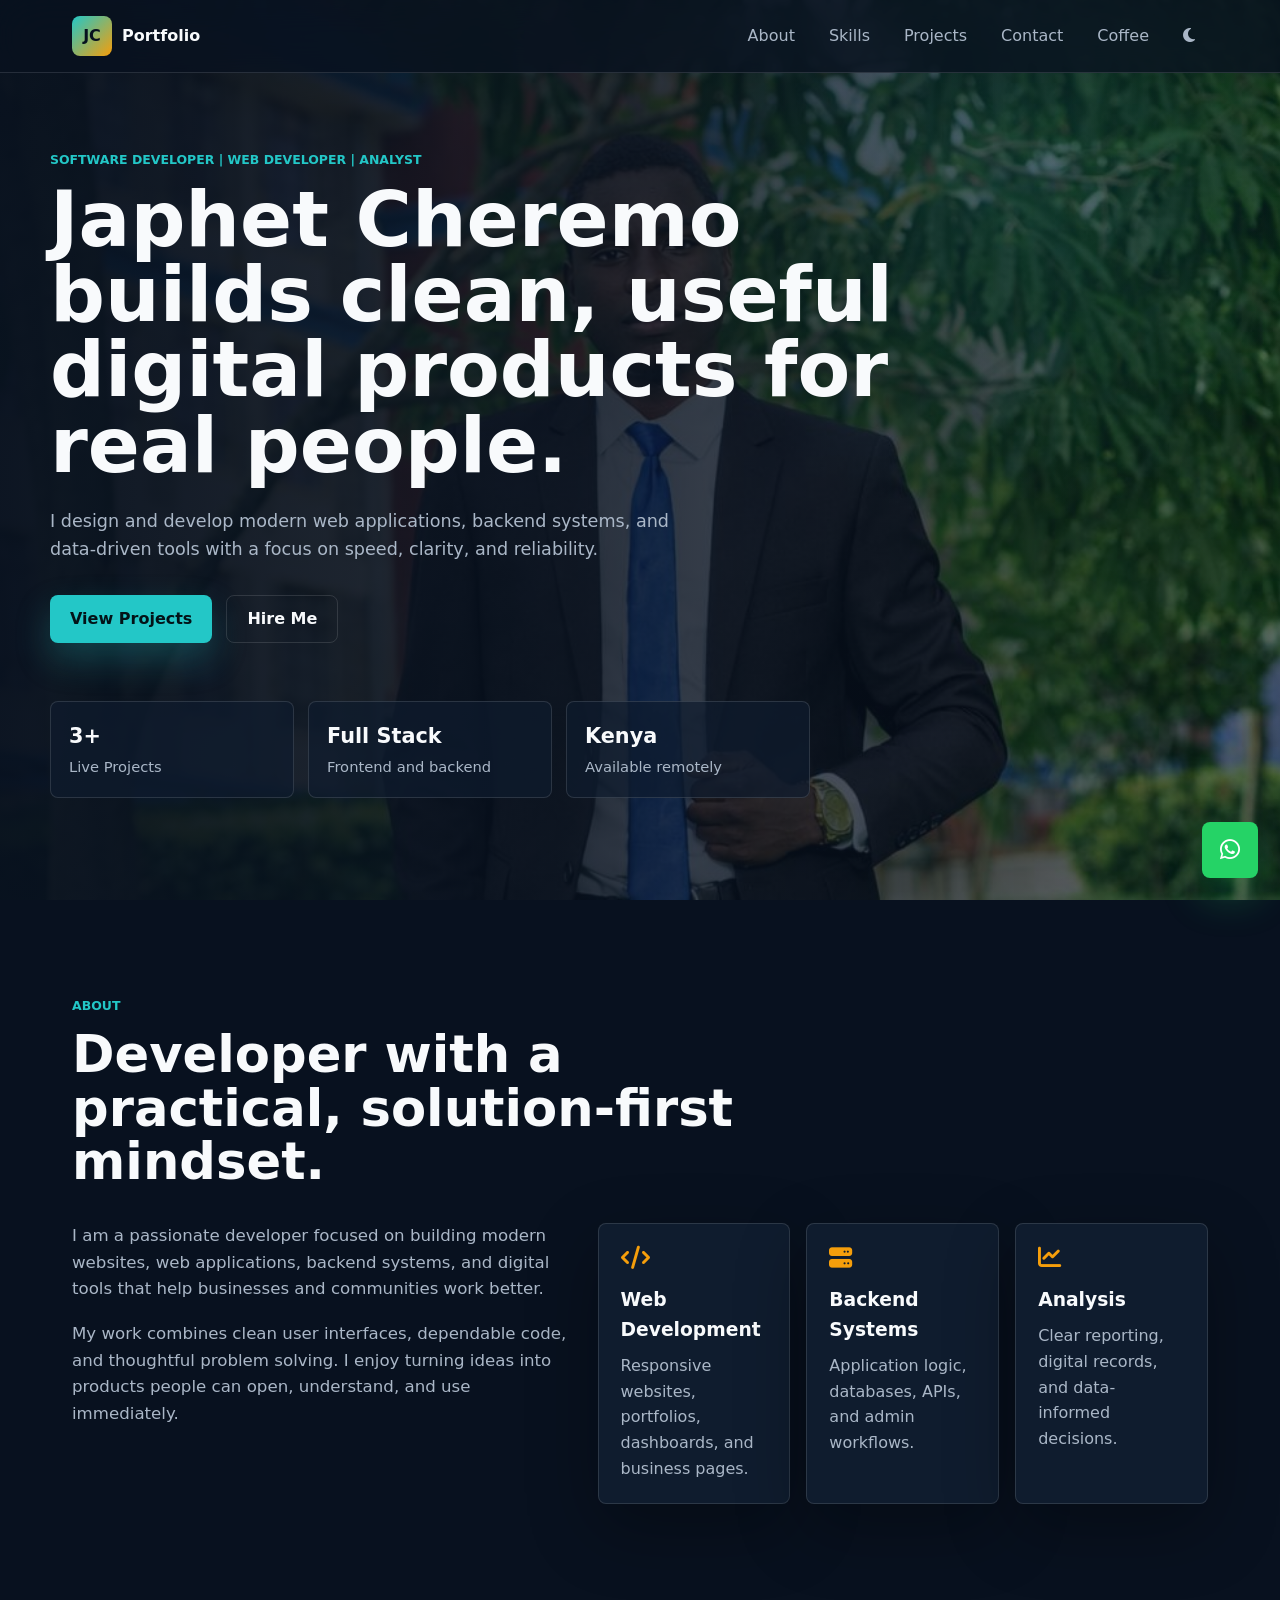
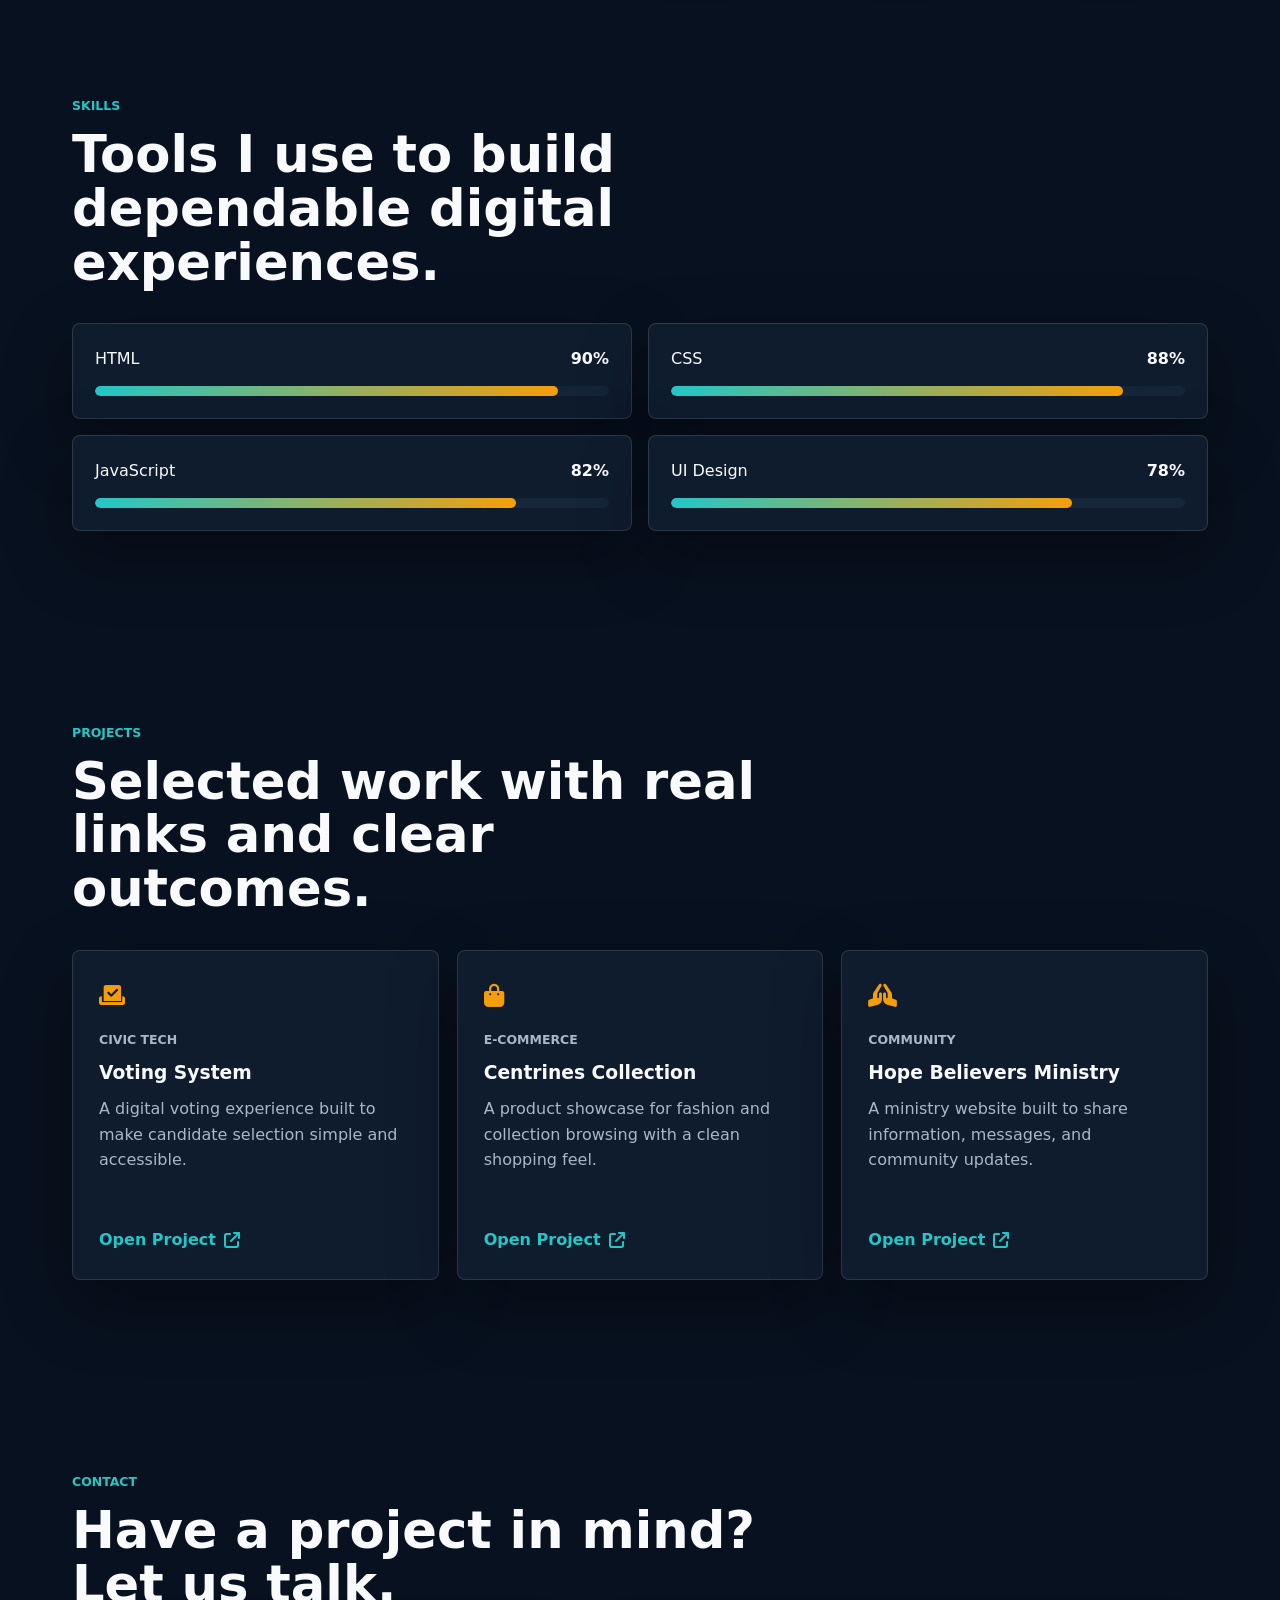
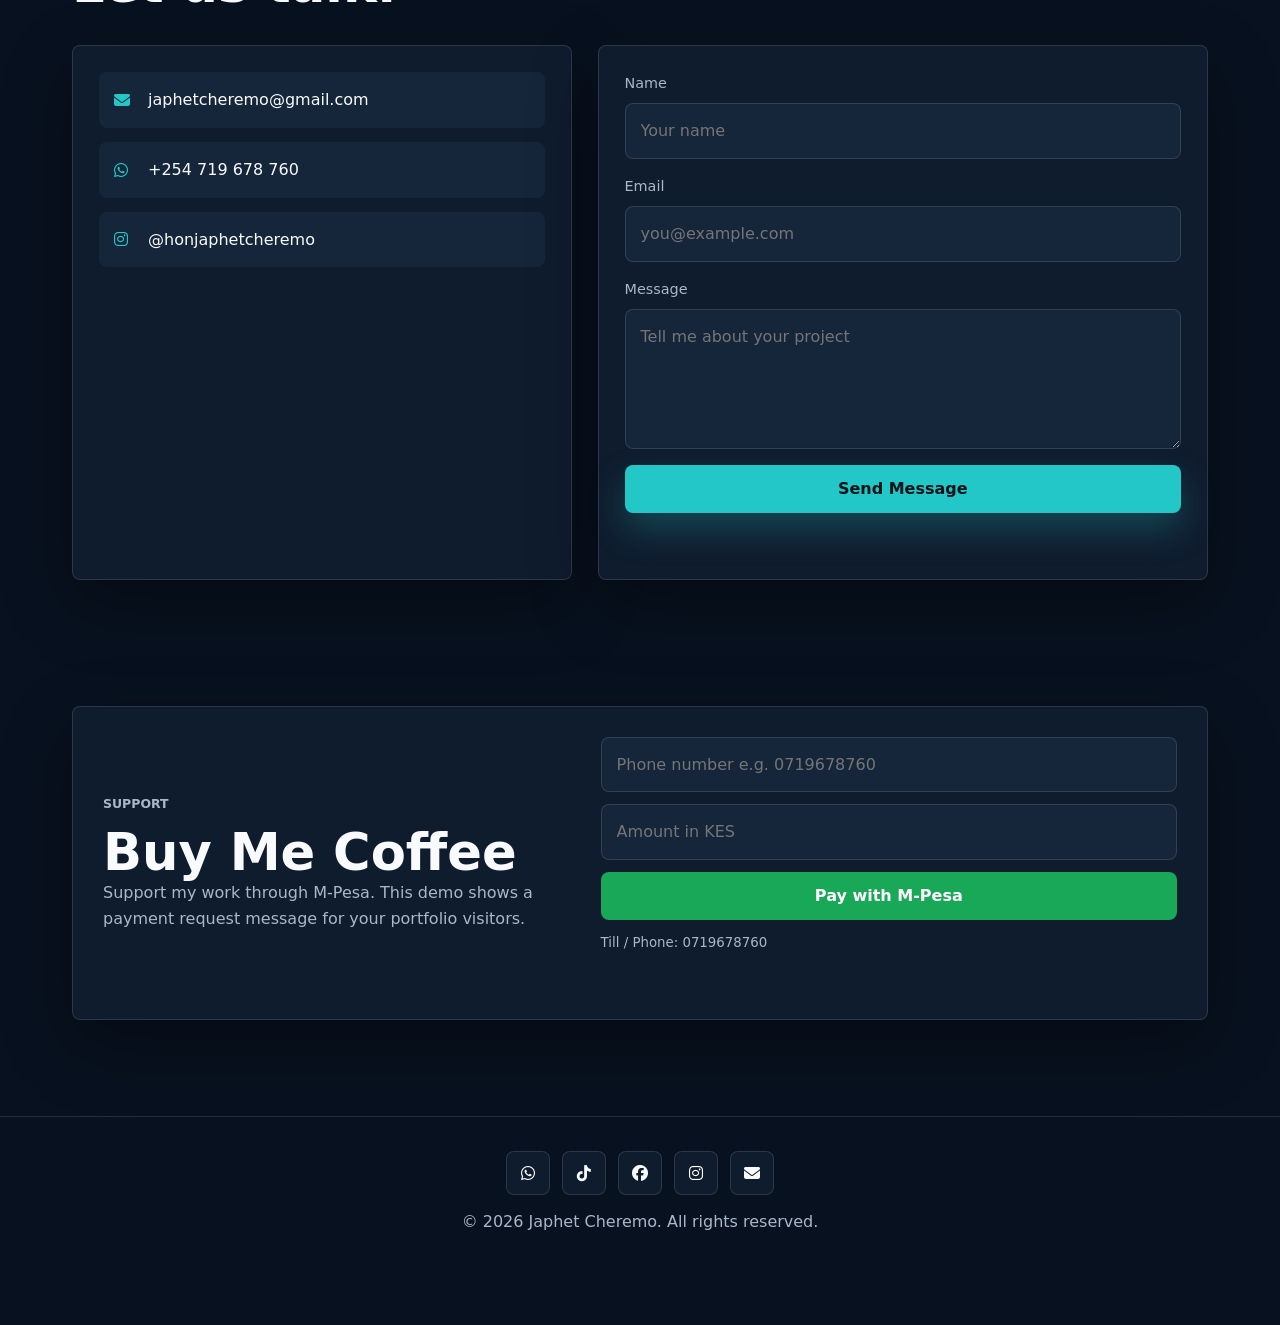
<file: index.html>
<!DOCTYPE html>
<html lang="en">
<head>
  <meta charset="UTF-8">
  <meta name="viewport" content="width=device-width, initial-scale=1.0">
  <meta name="description" content="Portfolio website for Japhet Cheremo, software developer, web developer, and analyst.">
  <title>Japhet Cheremo | Software Developer</title>
  <link rel="preconnect" href="https://cdnjs.cloudflare.com">
  <link rel="stylesheet" href="style.css">
  <link rel="stylesheet" href="https://cdnjs.cloudflare.com/ajax/libs/font-awesome/6.5.0/css/all.min.css">
</head>
<body>
  <header class="site-header">
    <nav class="navbar" aria-label="Primary navigation">
      <a class="brand" href="#home" aria-label="Japhet Cheremo home">
        <span>JC</span>
        Portfolio
      </a>

      <button class="menu-toggle" type="button" aria-label="Open navigation" aria-expanded="false">
        <i class="fa-solid fa-bars"></i>
      </button>

      <div class="nav-links">
        <a href="#about">About</a>
        <a href="#skills">Skills</a>
        <a href="#projects">Projects</a>
        <a href="#contact">Contact</a>
        <a href="#coffee">Coffee</a>
        <button class="theme-toggle" type="button" aria-label="Toggle color theme">
          <i class="fa-solid fa-moon"></i>
        </button>
      </div>
    </nav>
  </header>

  <main>
    <section class="hero" id="home">
      <div class="hero-media" aria-hidden="true">
        <img src="cheremo.jpeg" alt="">
      </div>
      <div class="hero-overlay"></div>

      <div class="hero-content">
        <p class="eyebrow">Software Developer | Web Developer | Analyst</p>
        <h1>Japhet Cheremo builds clean, useful digital products for real people.</h1>
        <p class="hero-copy">
          I design and develop modern web applications, backend systems, and data-driven tools with a focus on speed, clarity, and reliability.
        </p>

        <div class="hero-actions">
          <a class="btn primary" href="#projects">View Projects</a>
          <a class="btn secondary" href="mailto:japhetcheremo@gmail.com">Hire Me</a>
        </div>

        <div class="hero-stats" aria-label="Professional highlights">
          <article>
            <strong>3+</strong>
            <span>Live Projects</span>
          </article>
          <article>
            <strong>Full Stack</strong>
            <span>Frontend and backend</span>
          </article>
          <article>
            <strong>Kenya</strong>
            <span>Available remotely</span>
          </article>
        </div>
      </div>
    </section>

    <section class="section about-section" id="about">
      <div class="section-heading">
        <p class="eyebrow">About</p>
        <h2>Developer with a practical, solution-first mindset.</h2>
      </div>

      <div class="about-grid">
        <div class="about-copy">
          <p>
            I am a passionate developer focused on building modern websites, web applications, backend systems, and digital tools that help businesses and communities work better.
          </p>
          <p>
            My work combines clean user interfaces, dependable code, and thoughtful problem solving. I enjoy turning ideas into products people can open, understand, and use immediately.
          </p>
        </div>

        <div class="service-list" aria-label="Services">
          <article>
            <i class="fa-solid fa-code"></i>
            <h3>Web Development</h3>
            <p>Responsive websites, portfolios, dashboards, and business pages.</p>
          </article>
          <article>
            <i class="fa-solid fa-server"></i>
            <h3>Backend Systems</h3>
            <p>Application logic, databases, APIs, and admin workflows.</p>
          </article>
          <article>
            <i class="fa-solid fa-chart-line"></i>
            <h3>Analysis</h3>
            <p>Clear reporting, digital records, and data-informed decisions.</p>
          </article>
        </div>
      </div>
    </section>

    <section class="section skills-section" id="skills">
      <div class="section-heading">
        <p class="eyebrow">Skills</p>
        <h2>Tools I use to build dependable digital experiences.</h2>
      </div>

      <div class="skills-grid">
        <article class="skill-card">
          <div class="skill-top">
            <span>HTML</span>
            <strong>90%</strong>
          </div>
          <div class="meter"><span style="width: 90%"></span></div>
        </article>
        <article class="skill-card">
          <div class="skill-top">
            <span>CSS</span>
            <strong>88%</strong>
          </div>
          <div class="meter"><span style="width: 88%"></span></div>
        </article>
        <article class="skill-card">
          <div class="skill-top">
            <span>JavaScript</span>
            <strong>82%</strong>
          </div>
          <div class="meter"><span style="width: 82%"></span></div>
        </article>
        <article class="skill-card">
          <div class="skill-top">
            <span>UI Design</span>
            <strong>78%</strong>
          </div>
          <div class="meter"><span style="width: 78%"></span></div>
        </article>
      </div>
    </section>

    <section class="section projects-section" id="projects">
      <div class="section-heading">
        <p class="eyebrow">Projects</p>
        <h2>Selected work with real links and clear outcomes.</h2>
      </div>

      <div class="projects-grid">
        <article class="project-card">
          <div class="project-icon"><i class="fa-solid fa-check-to-slot"></i></div>
          <p class="project-type">Civic Tech</p>
          <h3>Voting System</h3>
          <p>A digital voting experience built to make candidate selection simple and accessible.</p>
          <a href="https://japhetcheremo-cloud.github.io/repository/" target="_blank" rel="noopener noreferrer">
            Open Project <i class="fa-solid fa-arrow-up-right-from-square"></i>
          </a>
        </article>

        <article class="project-card">
          <div class="project-icon"><i class="fa-solid fa-bag-shopping"></i></div>
          <p class="project-type">E-commerce</p>
          <h3>Centrines Collection</h3>
          <p>A product showcase for fashion and collection browsing with a clean shopping feel.</p>
          <a href="https://japhetcheremo-cloud.github.io/centrines-collection/" target="_blank" rel="noopener noreferrer">
            Open Project <i class="fa-solid fa-arrow-up-right-from-square"></i>
          </a>
        </article>

        <article class="project-card">
          <div class="project-icon"><i class="fa-solid fa-hands-praying"></i></div>
          <p class="project-type">Community</p>
          <h3>Hope Believers Ministry</h3>
          <p>A ministry website built to share information, messages, and community updates.</p>
          <a href="https://japhetcheremo-cloud.github.io/hope-belivers-ministry/" target="_blank" rel="noopener noreferrer">
            Open Project <i class="fa-solid fa-arrow-up-right-from-square"></i>
          </a>
        </article>
      </div>
    </section>

    <section class="section contact-section" id="contact">
      <div class="section-heading">
        <p class="eyebrow">Contact</p>
        <h2>Have a project in mind? Let us talk.</h2>
      </div>

      <div class="contact-grid">
        <div class="contact-panel">
          <a href="mailto:japhetcheremo@gmail.com"><i class="fa-solid fa-envelope"></i> japhetcheremo@gmail.com</a>
          <a href="https://wa.me/254719678760" target="_blank" rel="noopener noreferrer"><i class="fa-brands fa-whatsapp"></i> +254 719 678 760</a>
          <a href="https://www.instagram.com/honjaphetcheremo/" target="_blank" rel="noopener noreferrer"><i class="fa-brands fa-instagram"></i> @honjaphetcheremo</a>
        </div>

        <form class="contact-form" id="contactForm">
          <label>
            <span>Name</span>
            <input type="text" name="name" placeholder="Your name" required>
          </label>
          <label>
            <span>Email</span>
            <input type="email" name="email" placeholder="you@example.com" required>
          </label>
          <label>
            <span>Message</span>
            <textarea name="message" placeholder="Tell me about your project" required></textarea>
          </label>
          <button class="btn primary" type="submit">Send Message</button>
          <p class="form-status" id="formStatus" role="status"></p>
        </form>
      </div>
    </section>

    <section class="section coffee-section" id="coffee">
      <div class="coffee-card">
        <div>
          <p class="eyebrow">Support</p>
          <h2>Buy Me Coffee</h2>
          <p>Support my work through M-Pesa. This demo shows a payment request message for your portfolio visitors.</p>
        </div>

        <form class="mpesa-form" id="mpesaForm">
          <input type="tel" id="mpesaPhone" placeholder="Phone number e.g. 0719678760" required>
          <input type="number" id="mpesaAmount" placeholder="Amount in KES" min="1" required>
          <button type="submit">Pay with M-Pesa</button>
          <small>Till / Phone: 0719678760</small>
          <p id="mpesaStatus" role="status"></p>
        </form>
      </div>
    </section>
  </main>

  <footer class="footer">
    <div class="social-icons" aria-label="Social links">
      <a href="https://wa.me/254719678760" target="_blank" rel="noopener noreferrer" aria-label="WhatsApp"><i class="fa-brands fa-whatsapp"></i></a>
      <a href="https://www.tiktok.com/@japhet.cheremo" target="_blank" rel="noopener noreferrer" aria-label="TikTok"><i class="fa-brands fa-tiktok"></i></a>
      <a href="https://www.facebook.com/profile.php?id=61564247063691" target="_blank" rel="noopener noreferrer" aria-label="Facebook"><i class="fa-brands fa-facebook"></i></a>
      <a href="https://www.instagram.com/honjaphetcheremo/" target="_blank" rel="noopener noreferrer" aria-label="Instagram"><i class="fa-brands fa-instagram"></i></a>
      <a href="mailto:japhetcheremo@gmail.com" aria-label="Email"><i class="fa-solid fa-envelope"></i></a>
    </div>
    <p>&copy; 2026 Japhet Cheremo. All rights reserved.</p>
  </footer>

  <a href="https://wa.me/254719678760" class="whatsapp-float" target="_blank" rel="noopener noreferrer" aria-label="Chat on WhatsApp">
    <i class="fa-brands fa-whatsapp"></i>
  </a>

  <script src="script.js"></script>
</body>
</html>
</file>
<file: style.css>
:root {
  --bg: #08111f;
  --surface: #0f1c2e;
  --surface-soft: #15253a;
  --text: #f8fafc;
  --muted: #aab7c7;
  --line: rgba(255, 255, 255, 0.12);
  --accent: #23c7c7;
  --accent-strong: #f59e0b;
  --accent-dark: #083f46;
  --shadow: 0 24px 70px rgba(0, 0, 0, 0.32);
}

[data-theme="light"] {
  --bg: #f4f7fb;
  --surface: #ffffff;
  --surface-soft: #e9f0f7;
  --text: #102033;
  --muted: #526173;
  --line: rgba(16, 32, 51, 0.14);
  --accent: #008c95;
  --accent-strong: #d97706;
  --accent-dark: #dff7f7;
  --shadow: 0 24px 60px rgba(24, 44, 65, 0.16);
}

* {
  box-sizing: border-box;
  margin: 0;
  padding: 0;
}

html {
  scroll-behavior: smooth;
}

body {
  background: var(--bg);
  color: var(--text);
  font-family: Inter, ui-sans-serif, system-ui, -apple-system, BlinkMacSystemFont, "Segoe UI", Arial, sans-serif;
  line-height: 1.6;
  transition: background 0.25s ease, color 0.25s ease;
}

img {
  display: block;
  max-width: 100%;
}

a {
  color: inherit;
  text-decoration: none;
}

button,
input,
textarea {
  font: inherit;
}

.site-header {
  backdrop-filter: blur(20px);
  background: rgba(8, 17, 31, 0.78);
  border-bottom: 1px solid var(--line);
  left: 0;
  position: fixed;
  right: 0;
  top: 0;
  z-index: 50;
}

[data-theme="light"] .site-header {
  background: rgba(244, 247, 251, 0.82);
}

.navbar {
  align-items: center;
  display: flex;
  justify-content: space-between;
  margin: 0 auto;
  max-width: 1180px;
  min-height: 72px;
  padding: 0 22px;
}

.brand {
  align-items: center;
  display: inline-flex;
  font-weight: 800;
  gap: 10px;
  letter-spacing: 0;
}

.brand span {
  align-items: center;
  background: linear-gradient(135deg, var(--accent), var(--accent-strong));
  border-radius: 8px;
  color: #06111f;
  display: inline-flex;
  height: 40px;
  justify-content: center;
  width: 40px;
}

.nav-links {
  align-items: center;
  display: flex;
  gap: 8px;
}

.nav-links a,
.theme-toggle,
.menu-toggle {
  border: 1px solid transparent;
  border-radius: 8px;
  color: var(--muted);
  padding: 10px 12px;
  transition: color 0.2s ease, background 0.2s ease, border 0.2s ease;
}

.nav-links a:hover,
.theme-toggle:hover {
  background: var(--surface-soft);
  border-color: var(--line);
  color: var(--text);
}

.theme-toggle,
.menu-toggle {
  background: transparent;
  cursor: pointer;
}

.menu-toggle {
  display: none;
}

.hero {
  min-height: 100vh;
  overflow: hidden;
  padding: 150px 22px 70px;
  position: relative;
}

.hero-media,
.hero-overlay {
  inset: 0;
  position: absolute;
}

.hero-media img {
  animation: heroDrift 14s ease-in-out infinite alternate;
  height: 100%;
  object-fit: cover;
  opacity: 0.64;
  width: 100%;
}

.hero-overlay {
  background:
    linear-gradient(90deg, rgba(8, 17, 31, 0.96) 0%, rgba(8, 17, 31, 0.74) 48%, rgba(8, 17, 31, 0.3) 100%),
    radial-gradient(circle at 78% 20%, rgba(35, 199, 199, 0.2), transparent 28%);
}

[data-theme="light"] .hero-overlay {
  background:
    linear-gradient(90deg, rgba(244, 247, 251, 0.98) 0%, rgba(244, 247, 251, 0.78) 48%, rgba(244, 247, 251, 0.36) 100%),
    radial-gradient(circle at 78% 20%, rgba(35, 199, 199, 0.22), transparent 28%);
}

@keyframes heroDrift {
  from {
    transform: scale(1.04) translateX(0);
  }
  to {
    transform: scale(1.1) translateX(-32px);
  }
}

.hero-content {
  margin: 0 auto;
  max-width: 1180px;
  position: relative;
  z-index: 1;
}

.eyebrow {
  color: var(--accent);
  font-size: 0.78rem;
  font-weight: 800;
  letter-spacing: 0;
  margin-bottom: 12px;
  text-transform: uppercase;
}

.hero h1 {
  font-size: clamp(2.6rem, 6vw, 5.7rem);
  letter-spacing: 0;
  line-height: 0.98;
  max-width: 920px;
}

.hero-copy {
  color: var(--muted);
  font-size: 1.1rem;
  margin-top: 24px;
  max-width: 650px;
}

.hero-actions {
  display: flex;
  flex-wrap: wrap;
  gap: 14px;
  margin-top: 32px;
}

.btn {
  align-items: center;
  border-radius: 8px;
  cursor: pointer;
  display: inline-flex;
  font-weight: 800;
  justify-content: center;
  min-height: 48px;
  padding: 0 20px;
  transition: transform 0.2s ease, box-shadow 0.2s ease, background 0.2s ease;
}

.btn:hover {
  transform: translateY(-2px);
}

.btn.primary {
  background: var(--accent);
  border: 0;
  color: #031318;
  box-shadow: 0 16px 35px rgba(35, 199, 199, 0.25);
}

.btn.secondary {
  border: 1px solid var(--line);
  color: var(--text);
}

.hero-stats {
  display: grid;
  gap: 14px;
  grid-template-columns: repeat(3, minmax(0, 1fr));
  margin-top: 58px;
  max-width: 760px;
}

.hero-stats article {
  background: rgba(15, 28, 46, 0.7);
  border: 1px solid var(--line);
  border-radius: 8px;
  padding: 18px;
}

[data-theme="light"] .hero-stats article {
  background: rgba(255, 255, 255, 0.76);
}

.hero-stats strong {
  display: block;
  font-size: 1.3rem;
}

.hero-stats span {
  color: var(--muted);
  font-size: 0.92rem;
}

.section {
  margin: 0 auto;
  max-width: 1180px;
  padding: 96px 22px;
}

.section-heading {
  margin-bottom: 34px;
  max-width: 720px;
}

.section-heading h2,
.coffee-card h2 {
  font-size: clamp(2rem, 4vw, 3.4rem);
  line-height: 1.05;
}

.about-grid,
.contact-grid,
.coffee-card {
  display: grid;
  gap: 26px;
  grid-template-columns: 0.9fr 1.1fr;
}

.about-copy {
  color: var(--muted);
  font-size: 1.04rem;
}

.about-copy p + p {
  margin-top: 18px;
}

.service-list {
  display: grid;
  gap: 16px;
  grid-template-columns: repeat(3, minmax(0, 1fr));
}

.service-list article,
.skill-card,
.project-card,
.contact-panel,
.contact-form,
.coffee-card {
  background: var(--surface);
  border: 1px solid var(--line);
  border-radius: 8px;
  box-shadow: var(--shadow);
}

.service-list article {
  padding: 22px;
}

.service-list i,
.project-icon {
  color: var(--accent-strong);
  font-size: 1.45rem;
  margin-bottom: 16px;
}

.service-list h3,
.project-card h3 {
  margin-bottom: 8px;
}

.service-list p,
.project-card p,
.coffee-card p {
  color: var(--muted);
}

.skills-grid {
  display: grid;
  gap: 16px;
  grid-template-columns: repeat(2, minmax(0, 1fr));
}

.skill-card {
  padding: 22px;
}

.skill-top {
  align-items: center;
  display: flex;
  justify-content: space-between;
  margin-bottom: 14px;
}

.meter {
  background: var(--surface-soft);
  border-radius: 999px;
  height: 10px;
  overflow: hidden;
}

.meter span {
  animation: fillMeter 1.2s ease both;
  background: linear-gradient(90deg, var(--accent), var(--accent-strong));
  border-radius: inherit;
  display: block;
  height: 100%;
}

@keyframes fillMeter {
  from {
    width: 0;
  }
}

.projects-grid {
  display: grid;
  gap: 18px;
  grid-template-columns: repeat(3, minmax(0, 1fr));
}

.project-card {
  display: flex;
  flex-direction: column;
  min-height: 330px;
  padding: 26px;
  transition: transform 0.2s ease, border-color 0.2s ease;
}

.project-card:hover {
  border-color: rgba(35, 199, 199, 0.55);
  transform: translateY(-6px);
}

.project-type {
  font-size: 0.78rem;
  font-weight: 800;
  margin-bottom: 8px;
  text-transform: uppercase;
}

.project-card a {
  align-items: center;
  color: var(--accent);
  display: inline-flex;
  font-weight: 800;
  gap: 8px;
  margin-top: auto;
}

.contact-panel,
.contact-form {
  padding: 26px;
}

.contact-panel {
  align-content: start;
  display: grid;
  gap: 14px;
}

.contact-panel a {
  align-items: center;
  background: var(--surface-soft);
  border-radius: 8px;
  color: var(--text);
  display: flex;
  gap: 12px;
  padding: 15px;
}

.contact-panel i {
  color: var(--accent);
  width: 22px;
}

.contact-form {
  display: grid;
  gap: 16px;
}

.contact-form label {
  display: grid;
  gap: 8px;
}

.contact-form span {
  color: var(--muted);
  font-size: 0.9rem;
}

input,
textarea {
  background: var(--surface-soft);
  border: 1px solid var(--line);
  border-radius: 8px;
  color: var(--text);
  outline: none;
  padding: 14px 15px;
  width: 100%;
}

textarea {
  min-height: 140px;
  resize: vertical;
}

input:focus,
textarea:focus {
  border-color: var(--accent);
}

.form-status,
#mpesaStatus {
  color: var(--accent);
  min-height: 24px;
}

.coffee-section {
  padding-top: 30px;
}

.coffee-card {
  align-items: center;
  max-width: none;
  padding: 30px;
}

.mpesa-form {
  display: grid;
  gap: 12px;
}

.mpesa-form button {
  background: #19a857;
  border: 0;
  border-radius: 8px;
  color: #fff;
  cursor: pointer;
  font-weight: 800;
  min-height: 48px;
}

.mpesa-form small {
  color: var(--muted);
}

.footer {
  border-top: 1px solid var(--line);
  color: var(--muted);
  padding: 34px 22px 90px;
  text-align: center;
}

.social-icons {
  display: flex;
  flex-wrap: wrap;
  gap: 12px;
  justify-content: center;
  margin-bottom: 14px;
}

.social-icons a,
.whatsapp-float {
  align-items: center;
  border-radius: 8px;
  display: inline-flex;
  justify-content: center;
  transition: transform 0.2s ease, background 0.2s ease;
}

.social-icons a {
  background: var(--surface);
  border: 1px solid var(--line);
  color: var(--text);
  height: 44px;
  width: 44px;
}

.social-icons a:hover,
.whatsapp-float:hover {
  transform: translateY(-3px);
}

.whatsapp-float {
  background: #25d366;
  bottom: 22px;
  box-shadow: 0 18px 40px rgba(37, 211, 102, 0.28);
  color: #fff;
  font-size: 1.45rem;
  height: 56px;
  position: fixed;
  right: 22px;
  width: 56px;
  z-index: 30;
}

@media (max-width: 900px) {
  .menu-toggle {
    display: inline-flex;
  }

  .nav-links {
    background: var(--surface);
    border: 1px solid var(--line);
    border-radius: 8px;
    box-shadow: var(--shadow);
    display: none;
    flex-direction: column;
    left: 22px;
    padding: 12px;
    position: absolute;
    right: 22px;
    top: 82px;
  }

  .nav-links.open {
    display: flex;
  }

  .nav-links a,
  .theme-toggle {
    justify-content: flex-start;
    width: 100%;
  }

  .hero {
    padding-top: 128px;
  }

  .hero-overlay,
  [data-theme="light"] .hero-overlay {
    background: linear-gradient(180deg, rgba(8, 17, 31, 0.72), var(--bg) 78%);
  }

  [data-theme="light"] .hero-overlay {
    background: linear-gradient(180deg, rgba(244, 247, 251, 0.7), var(--bg) 78%);
  }

  .hero-stats,
  .about-grid,
  .contact-grid,
  .coffee-card {
    grid-template-columns: 1fr;
  }

  .service-list,
  .projects-grid {
    grid-template-columns: 1fr;
  }
}

@media (max-width: 640px) {
  .navbar {
    min-height: 66px;
    padding: 0 16px;
  }

  .hero,
  .section {
    padding-left: 16px;
    padding-right: 16px;
  }

  .hero {
    min-height: auto;
    padding-bottom: 56px;
  }

  .hero-stats,
  .skills-grid {
    grid-template-columns: 1fr;
  }

  .hero h1 {
    font-size: 2.55rem;
  }

  .project-card {
    min-height: auto;
  }
}
</file>
